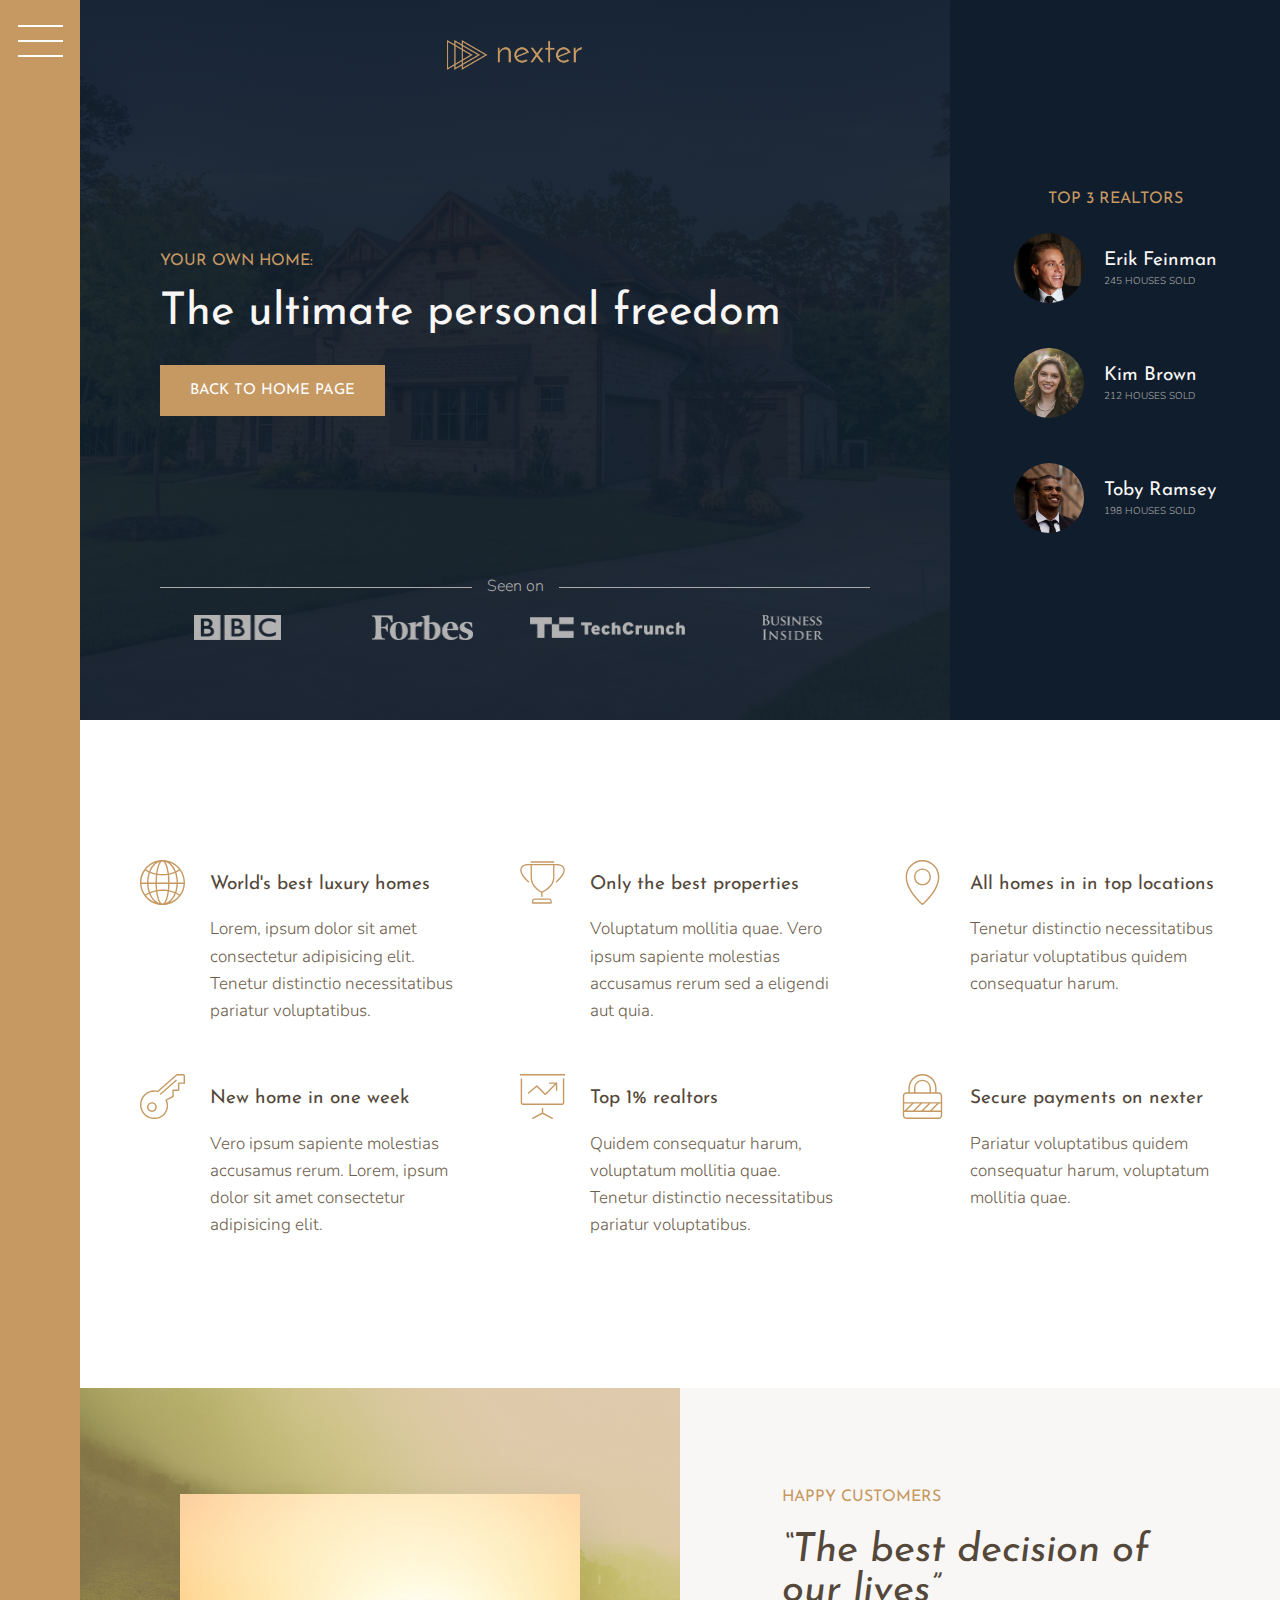
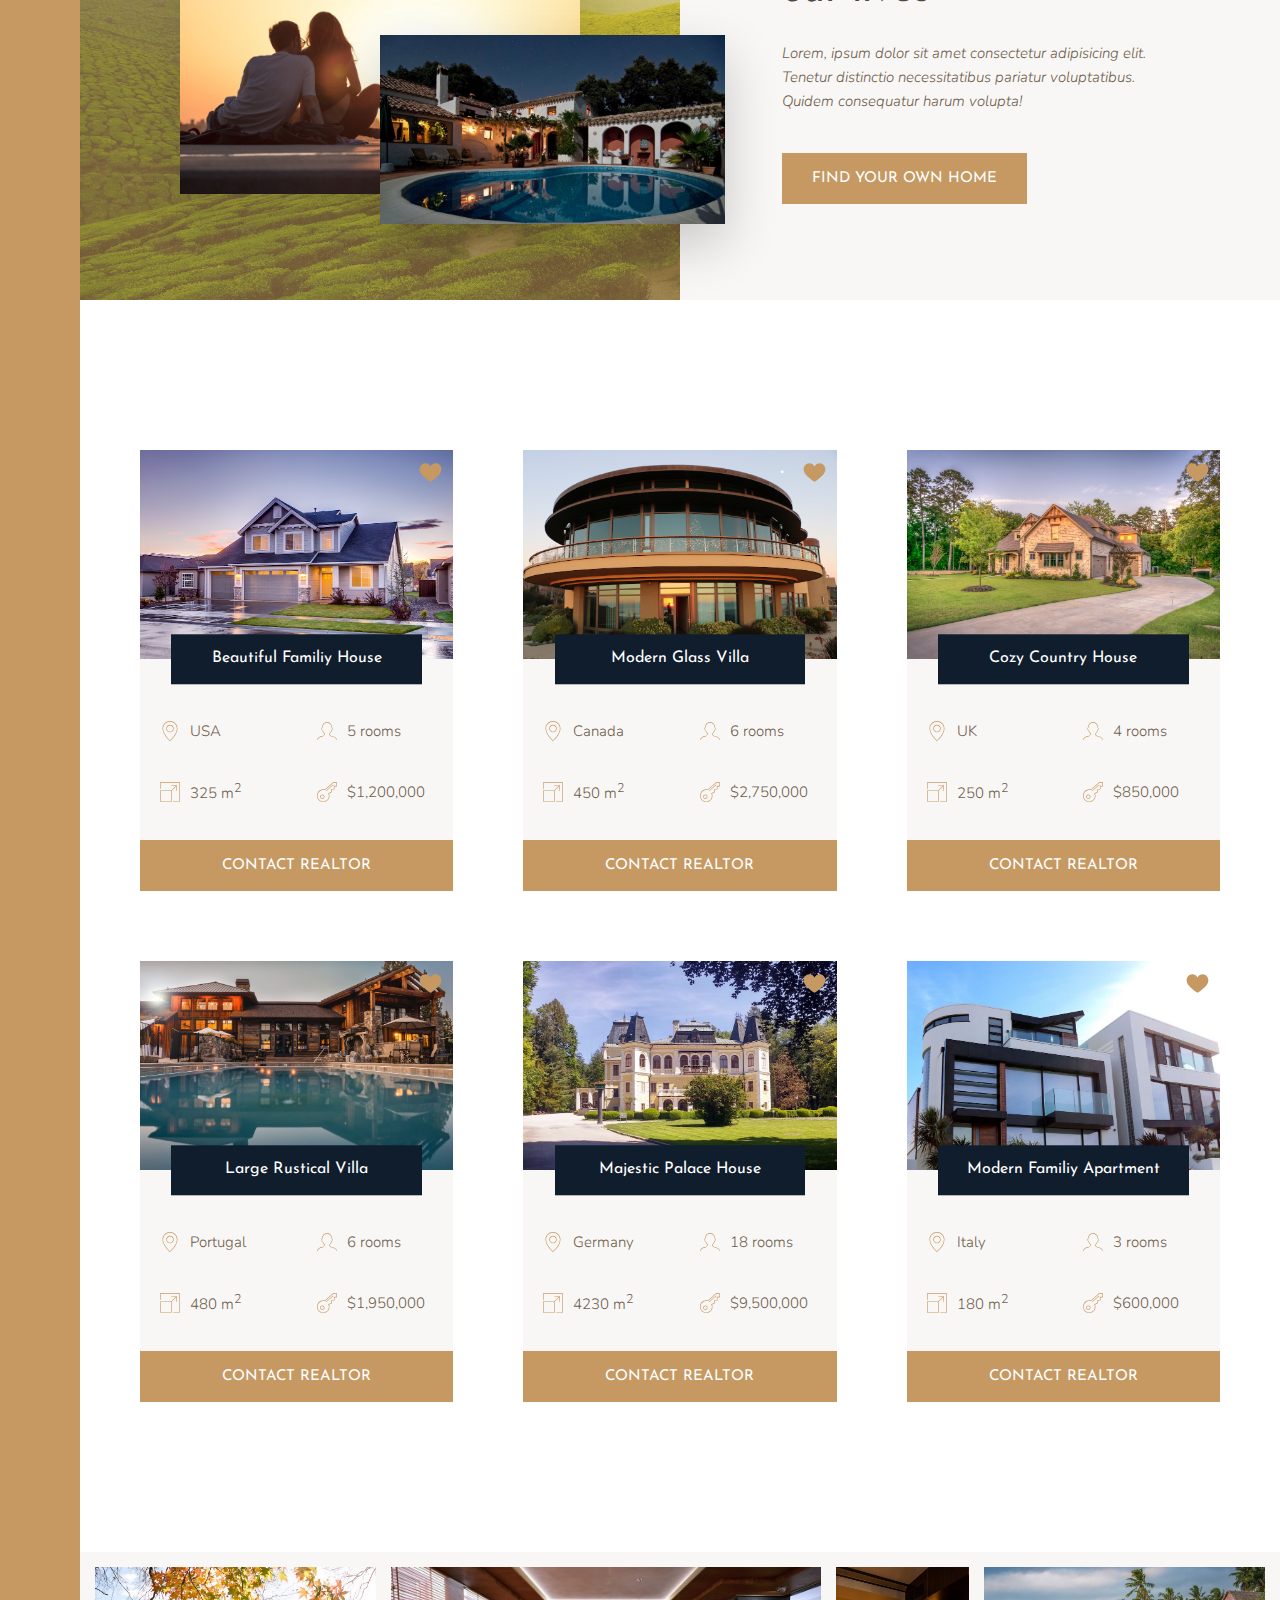
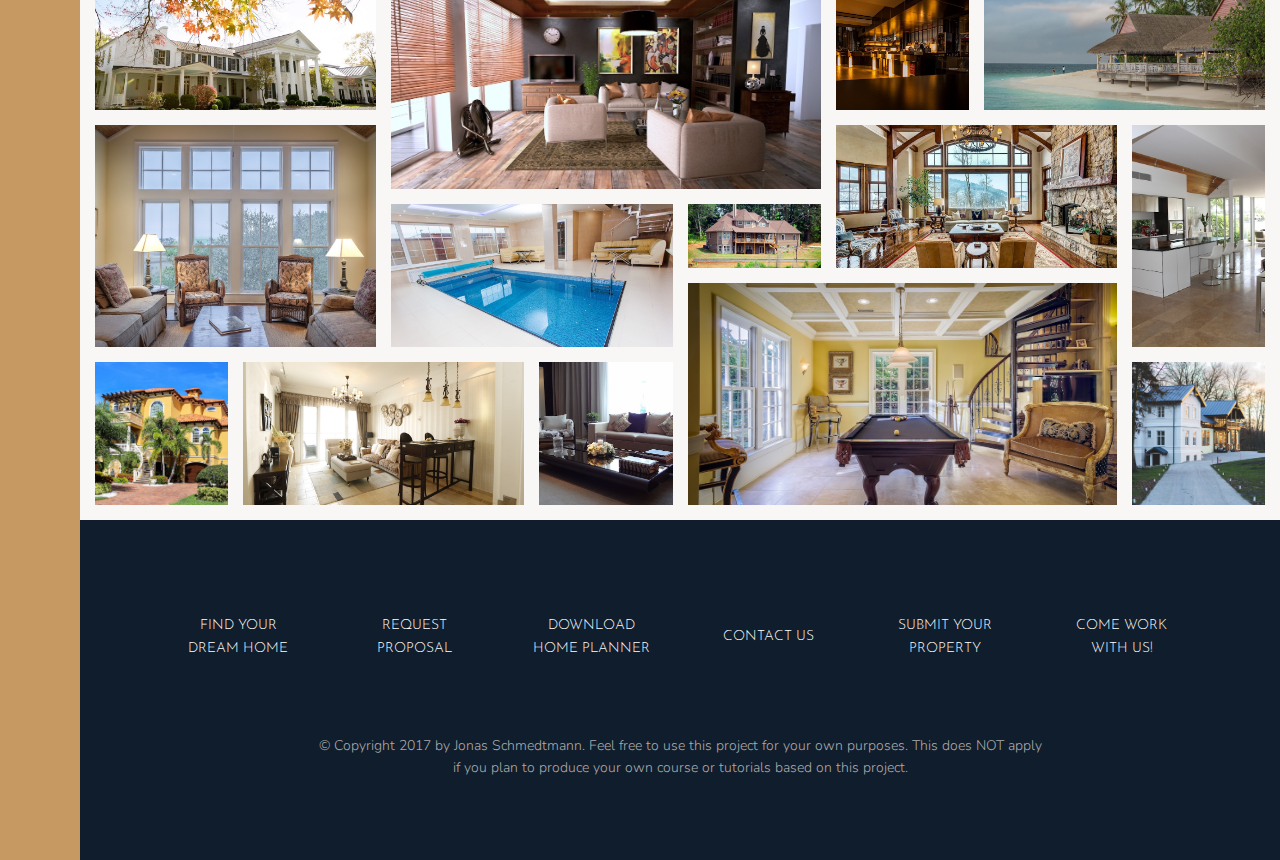
<file: About/index.html>
<!DOCTYPE html>
<html lang="en">
    <head>
        <meta charset="UTF-8">
        <meta name="viewport" content="width=device-width, initial-scale=1.0">
        <meta http-equiv="X-UA-Compatible" content="ie=edge">
        
        <link href="https://fonts.googleapis.com/css?family=Josefin+Sans:300,400,400i|Nunito:300,300i" rel="stylesheet">
        <link rel="stylesheet" href="css/style.css">
        <link rel="shortcut icon" type="image/png" href="img/favicon.png">
        
        <title>nexter &mdash; your home, your freedom</title>
    </head>
    <body class="container">
        <div class="sidebar">
            <button class="nav-btn"></button>
        </div>

        <header class="header">
            <img src="img/logo.png" alt="Nexter logo" class="header__logo">
            <h3 class="heading-3">Your own home:</h3>
            <h1 class="heading-1">The ultimate personal freedom</h1>
            <button class="btn header__btn"><a href="../index.html" class="view">Back To Home Page</a></button>
            <div class="header__seenon-text">Seen on</div>
            <div class="header__seenon-logos">
                <img src="img/logo-bbc.png" alt="Seen on logo 1">
                <img src="img/logo-forbes.png" alt="Seen on logo 2">
                <img src="img/logo-techcrunch.png" alt="Seen on logo 3">
                <img src="img/logo-bi.png" alt="Seen on logo 4">
            </div>
        </header>

        <div class="realtors">
            <h3 class="heading-3">Top 3 Realtors</h3>
            <div class="realtors__list">
                <img src="img/realtor-1.jpeg" alt="Realtor 1" class="realtors__img">
                <div class="realtors__details">
                    <h4 class="heading-4 heading-4--light">Erik Feinman</h4>
                    <p class="realtors__sold">245 houses sold</p>
                </div>

                <img src="img/realtor-2.jpeg" alt="Realtor 2" class="realtors__img">
                <div class="realtors__details">
                    <h4 class="heading-4 heading-4--light">Kim Brown</h4>
                    <p class="realtors__sold">212 houses sold</p>
                </div>

                <img src="img/realtor-3.jpeg" alt="Realtor 3" class="realtors__img">
                <div class="realtors__details">
                    <h4 class="heading-4 heading-4--light">Toby Ramsey</h4>
                    <p class="realtors__sold">198 houses sold</p>
                </div>
            </div>
        </div>

        <section class="features">
            <div class="feature">
                <svg class="feature__icon">
                    <use xlink:href="img/sprite.svg#icon-global"></use>
                </svg>
                <h4 class="heading-4 heading-4--dark">World's best luxury homes</h4>
                <p class="feature__text">Lorem, ipsum dolor sit amet consectetur adipisicing elit. Tenetur distinctio necessitatibus pariatur voluptatibus.</p>
            </div>

            <div class="feature">
                <svg class="feature__icon">
                    <use xlink:href="img/sprite.svg#icon-trophy"></use>
                </svg>
                <h4 class="heading-4 heading-4--dark">Only the best properties</h4>
                <p class="feature__text">Voluptatum mollitia quae. Vero ipsum sapiente molestias accusamus rerum sed a eligendi aut quia.</p>
            </div>

            <div class="feature">
                <svg class="feature__icon">
                    <use xlink:href="img/sprite.svg#icon-map-pin"></use>
                </svg>
                <h4 class="heading-4 heading-4--dark">All homes in in top locations</h4>
                <p class="feature__text">Tenetur distinctio necessitatibus pariatur voluptatibus quidem consequatur harum.</p>
            </div>

            <div class="feature">
                <svg class="feature__icon">
                    <use xlink:href="img/sprite.svg#icon-key"></use>
                </svg>
                <h4 class="heading-4 heading-4--dark">New home in one week</h4>
                <p class="feature__text">Vero ipsum sapiente molestias accusamus rerum. Lorem, ipsum dolor sit amet consectetur adipisicing elit.</p>
            </div>

            <div class="feature">
                <svg class="feature__icon">
                    <use xlink:href="img/sprite.svg#icon-presentation"></use>
                </svg>
                <h4 class="heading-4 heading-4--dark">Top 1% realtors</h4>
                <p class="feature__text">Quidem consequatur harum, voluptatum mollitia quae. Tenetur distinctio necessitatibus pariatur voluptatibus.</p>
            </div>

            <div class="feature">
                <svg class="feature__icon">
                    <use xlink:href="img/sprite.svg#icon-lock"></use>
                </svg>
                <h4 class="heading-4 heading-4--dark">Secure payments on nexter</h4>
                <p class="feature__text">Pariatur voluptatibus quidem consequatur harum, voluptatum mollitia quae.</p>
            </div>
        </section>

        <div class="story__pictures">
            <img src="img/story-1.jpeg" alt="Couple with new house" class="story__img--1">
            <img src="img/story-2.jpeg" alt="New house" class="story__img--2">
        </div>

        <div class="story__content">
            <h3 class="heading-3 mb-sm">Happy Customers</h3>
            <h2 class="heading-2 heading-2--dark mb-md">&ldquo;The best decision of our lives&rdquo;</h2>
            <p class="story__text">
                Lorem, ipsum dolor sit amet consectetur adipisicing elit. Tenetur distinctio necessitatibus pariatur voluptatibus. Quidem consequatur harum volupta!
            </p>
            <button class="btn">Find your own home</button>
        </div>

        <section class="homes">
            <div class="home">
                <img src="img/house-1.jpeg" alt="House 1" class="home__img">
                <svg class="home__like">
                    <use xlink:href="img/sprite.svg#icon-heart-full"></use>
                </svg>
                <h5 class="home__name">Beautiful Familiy House</h5>
                <div class="home__location">
                    <svg>
                        <use xlink:href="img/sprite.svg#icon-map-pin"></use>
                    </svg>
                    <p>USA</p>
                </div>
                <div class="home__rooms">
                    <svg>
                        <use xlink:href="img/sprite.svg#icon-profile-male"></use>
                    </svg>
                    <p>5 rooms</p>
                </div>
                <div class="home__area">
                    <svg>
                        <use xlink:href="img/sprite.svg#icon-expand"></use>
                    </svg>
                    <p>325 m<sup>2</sup></p>
                </div>
                <div class="home__price">
                    <svg>
                        <use xlink:href="img/sprite.svg#icon-key"></use>
                    </svg>
                    <p>$1,200,000</p>
                </div>
                <button class="btn home__btn">Contact realtor</button>
            </div>

            
            <div class="home">
                <img src="img/house-2.jpeg" alt="House 2" class="home__img">
                <svg class="home__like">
                    <use xlink:href="img/sprite.svg#icon-heart-full"></use>
                </svg>
                <h5 class="home__name">Modern Glass Villa</h5>
                <div class="home__location">
                    <svg>
                        <use xlink:href="img/sprite.svg#icon-map-pin"></use>
                    </svg>
                    <p>Canada</p>
                </div>
                <div class="home__rooms">
                    <svg>
                        <use xlink:href="img/sprite.svg#icon-profile-male"></use>
                    </svg>
                    <p>6 rooms</p>
                </div>
                <div class="home__area">
                    <svg>
                        <use xlink:href="img/sprite.svg#icon-expand"></use>
                    </svg>
                    <p>450 m<sup>2</sup></p>
                </div>
                <div class="home__price">
                    <svg>
                        <use xlink:href="img/sprite.svg#icon-key"></use>
                    </svg>
                    <p>$2,750,000</p>
                </div>
                <button class="btn home__btn">Contact realtor</button>
            </div>

            <div class="home">
                <img src="img/house-3.jpeg" alt="House 3" class="home__img">
                <svg class="home__like">
                    <use xlink:href="img/sprite.svg#icon-heart-full"></use>
                </svg>
                <h5 class="home__name">Cozy Country House</h5>
                <div class="home__location">
                    <svg>
                        <use xlink:href="img/sprite.svg#icon-map-pin"></use>
                    </svg>
                    <p>UK</p>
                </div>
                <div class="home__rooms">
                    <svg>
                        <use xlink:href="img/sprite.svg#icon-profile-male"></use>
                    </svg>
                    <p>4 rooms</p>
                </div>
                <div class="home__area">
                    <svg>
                        <use xlink:href="img/sprite.svg#icon-expand"></use>
                    </svg>
                    <p>250 m<sup>2</sup></p>
                </div>
                <div class="home__price">
                    <svg>
                        <use xlink:href="img/sprite.svg#icon-key"></use>
                    </svg>
                    <p>$850,000</p>
                </div>
                <button class="btn home__btn">Contact realtor</button>
            </div>

            <div class="home">
                <img src="img/house-4.jpeg" alt="House 4" class="home__img">
                <svg class="home__like">
                    <use xlink:href="img/sprite.svg#icon-heart-full"></use>
                </svg>
                <h5 class="home__name">Large Rustical Villa</h5>
                <div class="home__location">
                    <svg>
                        <use xlink:href="img/sprite.svg#icon-map-pin"></use>
                    </svg>
                    <p>Portugal</p>
                </div>
                <div class="home__rooms">
                    <svg>
                        <use xlink:href="img/sprite.svg#icon-profile-male"></use>
                    </svg>
                    <p>6 rooms</p>
                </div>
                <div class="home__area">
                    <svg>
                        <use xlink:href="img/sprite.svg#icon-expand"></use>
                    </svg>
                    <p>480 m<sup>2</sup></p>
                </div>
                <div class="home__price">
                    <svg>
                        <use xlink:href="img/sprite.svg#icon-key"></use>
                    </svg>
                    <p>$1,950,000</p>
                </div>
                <button class="btn home__btn">Contact realtor</button>
            </div>

            <div class="home">
                <img src="img/house-5.jpeg" alt="House 5" class="home__img">
                <svg class="home__like">
                    <use xlink:href="img/sprite.svg#icon-heart-full"></use>
                </svg>
                <h5 class="home__name">Majestic Palace House</h5>
                <div class="home__location">
                    <svg>
                        <use xlink:href="img/sprite.svg#icon-map-pin"></use>
                    </svg>
                    <p>Germany</p>
                </div>
                <div class="home__rooms">
                    <svg>
                        <use xlink:href="img/sprite.svg#icon-profile-male"></use>
                    </svg>
                    <p>18 rooms</p>
                </div>
                <div class="home__area">
                    <svg>
                        <use xlink:href="img/sprite.svg#icon-expand"></use>
                    </svg>
                    <p>4230 m<sup>2</sup></p>
                </div>
                <div class="home__price">
                    <svg>
                        <use xlink:href="img/sprite.svg#icon-key"></use>
                    </svg>
                    <p>$9,500,000</p>
                </div>
                <button class="btn home__btn">Contact realtor</button>
            </div>

            <div class="home">
                <img src="img/house-6.jpeg" alt="House 6" class="home__img">
                <svg class="home__like">
                    <use xlink:href="img/sprite.svg#icon-heart-full"></use>
                </svg>
                <h5 class="home__name">Modern Familiy Apartment</h5>
                <div class="home__location">
                    <svg>
                        <use xlink:href="img/sprite.svg#icon-map-pin"></use>
                    </svg>
                    <p>Italy</p>
                </div>
                <div class="home__rooms">
                    <svg>
                        <use xlink:href="img/sprite.svg#icon-profile-male"></use>
                    </svg>
                    <p>3 rooms</p>
                </div>
                <div class="home__area">
                    <svg>
                        <use xlink:href="img/sprite.svg#icon-expand"></use>
                    </svg>
                    <p>180 m<sup>2</sup></p>
                </div>
                <div class="home__price">
                    <svg>
                        <use xlink:href="img/sprite.svg#icon-key"></use>
                    </svg>
                    <p>$600,000</p>
                </div>
                <button class="btn home__btn">Contact realtor</button>
            </div>
        </section>


        <section class="gallery">
            <figure class="gallery__item gallery__item--1"><img src="img/gal-1.jpeg" alt="Gallery image 1" class="gallery__img"></figure>
            <figure class="gallery__item gallery__item--2"><img src="img/gal-2.jpeg" alt="Gallery image 2" class="gallery__img"></figure>
            <figure class="gallery__item gallery__item--3"><img src="img/gal-3.jpeg" alt="Gallery image 3" class="gallery__img"></figure>
            <figure class="gallery__item gallery__item--4"><img src="img/gal-4.jpeg" alt="Gallery image 4" class="gallery__img"></figure>
            <figure class="gallery__item gallery__item--5"><img src="img/gal-5.jpeg" alt="Gallery image 5" class="gallery__img"></figure>
            <figure class="gallery__item gallery__item--6"><img src="img/gal-6.jpeg" alt="Gallery image 6" class="gallery__img"></figure>
            <figure class="gallery__item gallery__item--7"><img src="img/gal-7.jpeg" alt="Gallery image 7" class="gallery__img"></figure>
            <figure class="gallery__item gallery__item--8"><img src="img/gal-8.jpeg" alt="Gallery image 8" class="gallery__img"></figure>
            <figure class="gallery__item gallery__item--9"><img src="img/gal-9.jpeg" alt="Gallery image 9" class="gallery__img"></figure>
            <figure class="gallery__item gallery__item--10"><img src="img/gal-10.jpeg" alt="Gallery image 10" class="gallery__img"></figure>
            <figure class="gallery__item gallery__item--11"><img src="img/gal-11.jpeg" alt="Gallery image 11" class="gallery__img"></figure>
            <figure class="gallery__item gallery__item--12"><img src="img/gal-12.jpeg" alt="Gallery image 12" class="gallery__img"></figure>
            <figure class="gallery__item gallery__item--13"><img src="img/gal-13.jpeg" alt="Gallery image 13" class="gallery__img"></figure>
            <figure class="gallery__item gallery__item--14"><img src="img/gal-14.jpeg" alt="Gallery image 14" class="gallery__img"></figure>


        </section>

        <footer class="footer">
            <ul class="nav">
                    <li class="nav__item"><a href="#" class="nav__link">Find your dream home</a></li>
                    <li class="nav__item"><a href="#" class="nav__link">Request proposal</a></li>
                    <li class="nav__item"><a href="#" class="nav__link">Download home planner</a></li>
                    <li class="nav__item"><a href="#" class="nav__link">Contact us</a></li>
                    <li class="nav__item"><a href="#" class="nav__link">Submit your property</a></li>
                    <li class="nav__item"><a href="#" class="nav__link">Come work with us!</a></li>
            </ul>
            <p class="copyright">
                &copy; Copyright 2017 by Jonas Schmedtmann. Feel free to use this project for your own purposes. This does NOT apply if you plan to produce your own course or tutorials based on this project.
            </p>
        </footer>
    </body>
</html>
</file>
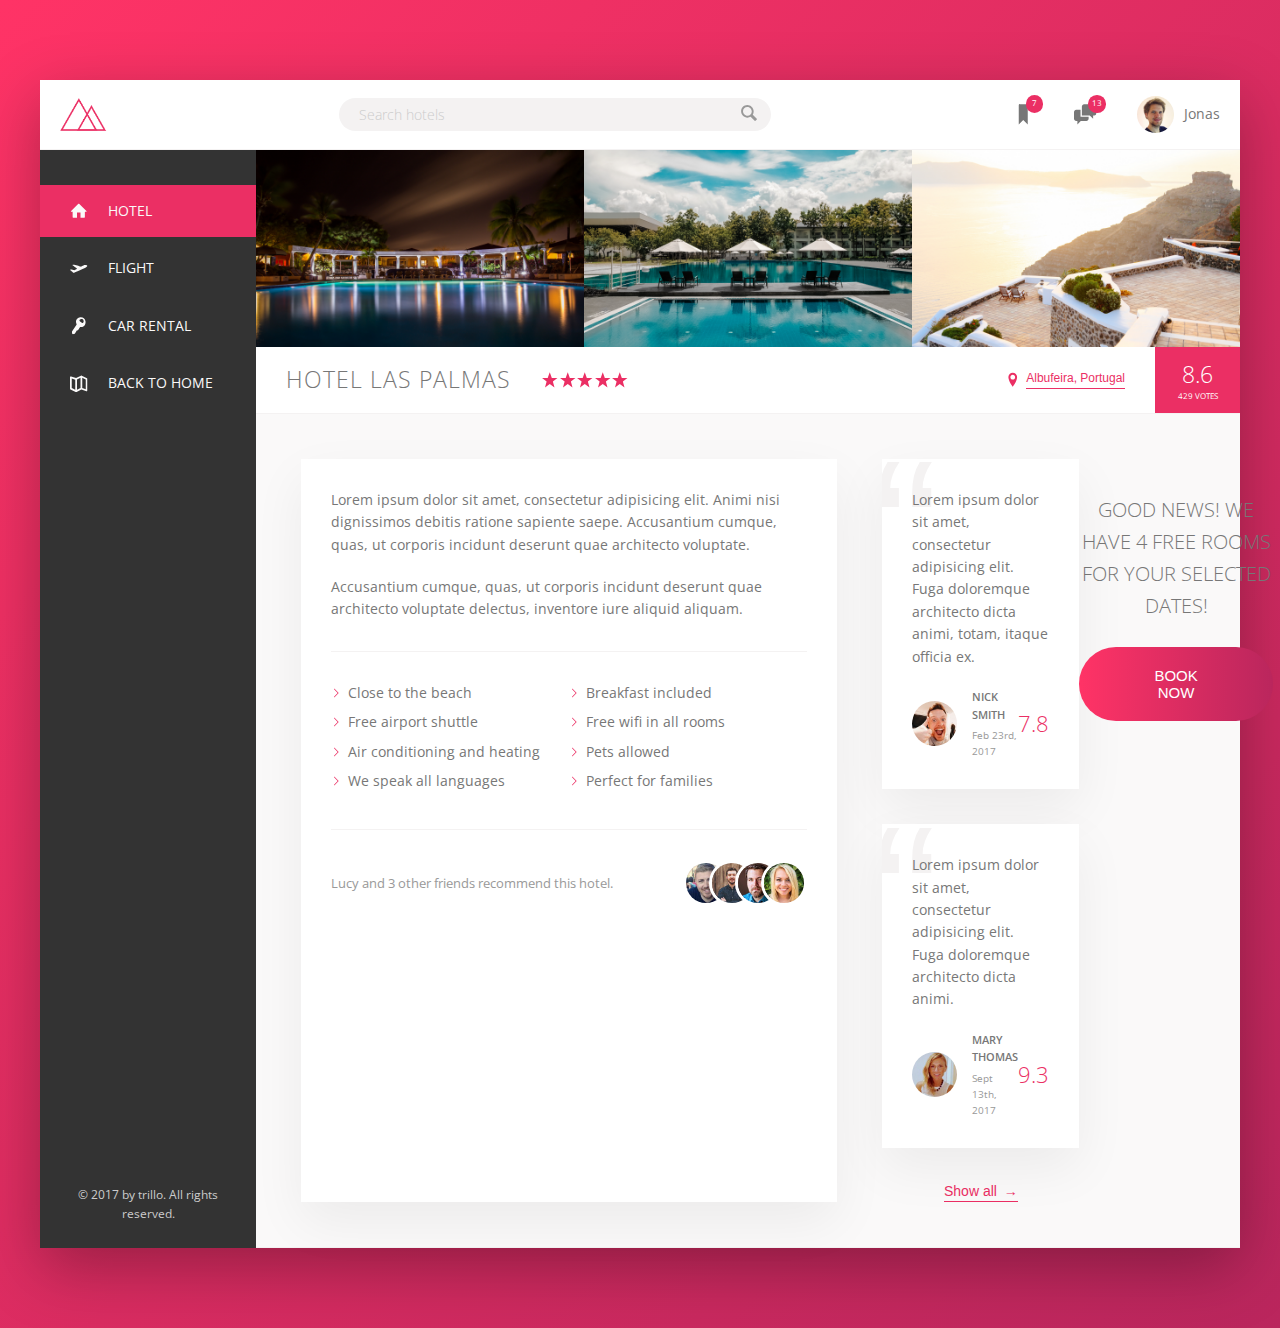
<file: Book/index.html>
<!DOCTYPE html>
<html lang="en">
    <head>
        <meta charset="UTF-8">
        <meta name="viewport" content="width=device-width, initial-scale=1.0">
        
        <link href="https://fonts.googleapis.com/css?family=Open+Sans:300,400,600" rel="stylesheet">
        <link rel="stylesheet" href="css/style.css">
        <link rel="shortcut icon" type="image/png" href="img/favicon.png">
        
        <title>trillo &mdash; Your all-in-one booking app</title>
    </head>
    <body>
        <div class="container">
            <header class="header">
                <img src="img/logo.png" alt="trillo logo" class="logo">

                <form action="#" class="search">
                    <input type="text" class="search__input" placeholder="Search hotels">
                    <button class="search__button">
                        <svg class="search__icon">
                            <use xlink:href="img/sprite.svg#icon-magnifying-glass"></use>
                        </svg>
                    </button>
                </form>

                <nav class="user-nav">
                    <div class="user-nav__icon-box">
                        <svg class="user-nav__icon">
                            <use xlink:href="img/sprite.svg#icon-bookmark"></use>
                        </svg>
                        <span class="user-nav__notification">7</span>
                    </div>
                    <div class="user-nav__icon-box">
                        <svg class="user-nav__icon">
                            <use xlink:href="img/sprite.svg#icon-chat"></use>
                        </svg>
                        <span class="user-nav__notification">13</span>
                    </div>
                    <div class="user-nav__user">
                        <img src="img/user.jpg" alt="User photo" class="user-nav__user-photo">
                        <span class="user-nav__user-name">Jonas</span>
                    </div>
                </nav>
            </header>


            <div class="content">
                <nav class="sidebar">
                    <ul class="side-nav">
                        <li class="side-nav__item side-nav__item--active">
                            <a href="#" class="side-nav__link">
                                <svg class="side-nav__icon">
                                    <use xlink:href="img/sprite.svg#icon-home"></use>
                                </svg>
                                <span>Hotel</span>
                            </a>
                        </li>
                        <li class="side-nav__item">
                            <a href="#" class="side-nav__link">
                                <svg class="side-nav__icon">
                                    <use xlink:href="img/sprite.svg#icon-aircraft-take-off"></use>
                                </svg>
                                <span>Flight</span>
                            </a>
                        </li>
                        <li class="side-nav__item">
                            <a href="#" class="side-nav__link">
                                <svg class="side-nav__icon">
                                    <use xlink:href="img/sprite.svg#icon-key"></use>
                                </svg>
                                <span>Car rental</span>
                            </a>
                        </li>
                        <li class="side-nav__item">
                            <a href="../index.html" class="side-nav__link">
                                <svg class="side-nav__icon">
                                    <use xlink:href="img/sprite.svg#icon-map"></use>
                                </svg>
                                <span>Back To Home</span>
                            </a>
                        </li>
                    </ul>

                    <div class="legal">
                        &copy; 2017 by trillo. All rights reserved.
                    </div>
                </nav>



                <main class="hotel-view">
                    <div class="gallery">
                        <figure class="gallery__item">
                            <img src="img/hotel-1.jpg" alt="Photo of hotel 1" class="gallery__photo">
                        </figure>
                        <figure class="gallery__item">
                            <img src="img/hotel-2.jpg" alt="Photo of hotel 2" class="gallery__photo">
                        </figure>
                        <figure class="gallery__item">
                            <img src="img/hotel-3.jpg" alt="Photo of hotel 3" class="gallery__photo">
                        </figure>
                    </div>

                    <div class="overview">
                        <h1 class="overview__heading">
                            Hotel Las Palmas
                        </h1>

                        <div class="overview__stars">
                            <svg class="overview__icon-star">
                                <use xlink:href="img/sprite.svg#icon-star"></use>
                            </svg>
                            <svg class="overview__icon-star">
                                <use xlink:href="img/sprite.svg#icon-star"></use>
                            </svg>
                            <svg class="overview__icon-star">
                                <use xlink:href="img/sprite.svg#icon-star"></use>
                            </svg>
                            <svg class="overview__icon-star">
                                <use xlink:href="img/sprite.svg#icon-star"></use>
                            </svg>
                            <svg class="overview__icon-star">
                                <use xlink:href="img/sprite.svg#icon-star"></use>
                            </svg>
                        </div>

                        <div class="overview__location">
                            <svg class="overview__icon-location">
                                <use xlink:href="img/sprite.svg#icon-location-pin"></use>
                            </svg>
                            <button class="btn-inline">Albufeira, Portugal</button>
                        </div>

                        <div class="overview__rating">
                            <div class="overview__rating-average">8.6</div>
                            <div class="overview__rating-count">429 votes</div>
                        </div>
                    </div>

                    <div class="detail">
                        <div class="description">
                            <p class="paragraph">
                                Lorem ipsum dolor sit amet, consectetur adipisicing elit. Animi nisi dignissimos debitis ratione sapiente saepe. Accusantium cumque, quas, ut corporis incidunt deserunt quae architecto voluptate.
                            </p>
                            <p class="paragraph">
                                Accusantium cumque, quas, ut corporis incidunt deserunt quae architecto voluptate delectus, inventore iure aliquid aliquam.
                            </p>
                            <ul class="list">
                                <li class="list__item">Close to the beach</li>
                                <li class="list__item">Breakfast included</li>
                                <li class="list__item">Free airport shuttle</li>
                                <li class="list__item">Free wifi in all rooms</li>
                                <li class="list__item">Air conditioning and heating</li>
                                <li class="list__item">Pets allowed</li>
                                <li class="list__item">We speak all languages</li>
                                <li class="list__item">Perfect for families</li>
                            </ul>
                            <div class="recommend">
                                <p class="recommend__count">
                                    Lucy and 3 other friends recommend this hotel.
                                </p>
                                <div class="recommend__friends">
                                    <img src="img/user-3.jpg" alt="Friend 1" class="recommend__photo">
                                    <img src="img/user-4.jpg" alt="Friend 2" class="recommend__photo">
                                    <img src="img/user-5.jpg" alt="Friend 3" class="recommend__photo">
                                    <img src="img/user-6.jpg" alt="Friend 4" class="recommend__photo">
                                </div>
                            </div>
                        </div>

                        <div class="user-reviews">
                            <figure class="review">
                                <blockquote class="review__text">
                                    Lorem ipsum dolor sit amet, consectetur adipisicing elit. Fuga doloremque architecto dicta animi, totam, itaque officia ex.
                                </blockquote>
                                <figcaption class="review__user">
                                    <img src="img/user-1.jpg" alt="User 1" class="review__photo">
                                    <div class="review__user-box">
                                        <p class="review__user-name">Nick Smith</p>
                                        <p class="review__user-date">Feb 23rd, 2017</p>
                                    </div>
                                    <div class="review__rating">7.8</div>
                                </figcaption>
                            </figure>

                            <figure class="review">
                                <blockquote class="review__text">
                                    Lorem ipsum dolor sit amet, consectetur adipisicing elit. Fuga doloremque architecto dicta animi.
                                </blockquote>
                                <figcaption class="review__user">
                                    <img src="img/user-2.jpg" alt="User 1" class="review__photo">
                                    <div class="review__user-box">
                                        <p class="review__user-name">Mary Thomas</p>
                                        <p class="review__user-date">Sept 13th, 2017</p>
                                    </div>
                                    <div class="review__rating">9.3</div>
                                </figcaption>
                            </figure>

                            <button class="btn-inline">Show all <span>&rarr;</span></button>
                        </div>

                        <div class="cta">
                            <h2 class="cta__book-now">
                                Good news! We have 4 free rooms for your selected dates!
                            </h2>
                            <button class="btn">
                                <span class="btn__visible">Book now</span>
                                <span class="btn__invisible">Only 4 rooms left</span>
                            </button>
                        </div>

                    </div>


                </main>
            </div>
        </div>
    </body>
</html>
</file>
<file: About/css/style.css>
*,
*::before,
*::after {
  margin: 0;
  padding: 0;
  box-sizing: inherit; }

html {
  box-sizing: border-box;
  font-size: 62.5%; }
  @media only screen and (max-width: 75em) {
    html {
      font-size: 50%; } }

body {
  font-family: "Nunito", sans-serif;
  color: #6D5D4B;
  font-weight: 300;
  line-height: 1.6; }

.container {
  display: grid;
  grid-template-rows: 80vh min-content 40vw repeat(3, min-content);
  grid-template-columns: [sidebar-start] 8rem [sidebar-end full-start] minmax(6rem, 1fr) [center-start] repeat(8, [col-start] minmax(min-content, 14rem) [col-end]) [center-end] minmax(6rem, 1fr) [full-end]; }
  @media only screen and (max-width: 62.5em) {
    .container {
      grid-template-rows: 6rem 80vh min-content 40vw repeat(3, min-content);
      grid-template-columns: [full-start] minmax(6rem, 1fr) [center-start] repeat(8, [col-start] minmax(min-content, 14rem) [col-end]) [center-end] minmax(6rem, 1fr) [full-end]; } }
  @media only screen and (max-width: 50em) {
    .container {
      grid-template-rows: 6rem calc(100vh - 6rem); } }

.heading-1, .heading-2, .heading-3, .heading-4 {
  font-family: "Josefin Sans", sans-serif;
  font-weight: 400; }

.heading-1 {
  font-size: 4.5rem;
  color: #f9f7f6;
  line-height: 1; }

.heading-2 {
  font-size: 4rem;
  font-style: italic;
  line-height: 1; }
  .heading-2--light {
    color: #f9f7f6; }
  .heading-2--dark {
    color: #54483A; }

.heading-3 {
  font-size: 1.6rem;
  color: #c69963;
  text-transform: uppercase; }

.heading-4 {
  font-size: 1.9rem; }
  .heading-4--light {
    color: #f9f7f6; }
  .heading-4--dark {
    color: #54483A; }

.btn {
  background-color: #c69963;
  color: #fff;
  border: none;
  border-radius: 0;
  font-family: "Josefin Sans", sans-serif;
  font-size: 1.5rem;
  text-transform: uppercase;
  padding: 1.8rem 3rem;
  cursor: pointer;
  transition: all .2s; }
  .btn:hover {
    background-color: #B28451; }

.view{
  text-decoration: none;
  color:white;
}

.mb-sm {
  margin-bottom: 2rem; }

.mb-md {
  margin-bottom: 3rem; }

.mb-lg {
  margin-bottom: 4rem; }

.mb-hg {
  margin-bottom: 8rem; }

.sidebar {
  background-color: #c69963;
  grid-column: sidebar-start / sidebar-end;
  grid-row: 1 / -1;
  display: flex;
  justify-content: center; }
  @media only screen and (max-width: 62.5em) {
    .sidebar {
      grid-column: 1 / -1;
      grid-row: 1 / 2;
      justify-content: flex-end;
      align-items: center; } }

.nav-btn {
  border: none;
  border-radius: 0;
  background-color: #fff;
  height: 2px;
  width: 4.5rem;
  margin-top: 4rem; }
  .nav-btn::before, .nav-btn::after {
    background-color: #fff;
    height: 2px;
    width: 4.5rem;
    content: "";
    display: block; }
  .nav-btn::before {
    transform: translateY(-1.5rem); }
  .nav-btn::after {
    transform: translateY(1.3rem); }
  @media only screen and (max-width: 62.5em) {
    .nav-btn {
      margin-top: 0;
      margin-right: 3rem; }
      .nav-btn::before {
        transform: translateY(-1.2rem); }
      .nav-btn::after {
        transform: translateY(1rem); } }

.header {
  background-color: #54483A;
  grid-column: full-start / col-end 6;
  background-image: linear-gradient(rgba(16, 29, 44, 0.93), rgba(16, 29, 44, 0.93)), url(../img/hero.jpeg);
  background-size: cover;
  background-position: center;
  padding: 8rem;
  padding-top: 4rem;
  display: grid;
  grid-template-rows: 1fr min-content minmax(6rem, min-content) 1fr;
  grid-template-columns: minmax(min-content, max-content);
  grid-row-gap: 1.5rem;
  justify-content: center; }
  @media only screen and (max-width: 50em) {
    .header {
      grid-column: 1 / -1; } }
  @media only screen and (max-width: 37.5em) {
    .header {
      padding: 5rem; } }
  .header__logo {
    height: 3rem;
    justify-self: center; }
  .header__btn {
    align-self: start;
    justify-self: start; }
  .header__seenon-text {
    display: grid;
    grid-template-columns: 1fr max-content 1fr;
    grid-column-gap: 1.5rem;
    align-items: center;
    font-size: 1.6rem;
    color: #aaa; }
    .header__seenon-text::before, .header__seenon-text::after {
      content: "";
      height: 1px;
      display: block;
      background-color: currentColor; }
  .header__seenon-logos {
    display: grid;
    grid-template-columns: repeat(4, 1fr);
    grid-column-gap: 3rem;
    justify-items: center;
    align-items: center; }
    .header__seenon-logos img {
      max-height: 2.5rem;
      max-width: 100%;
      filter: brightness(70%); }

.realtors {
  background-color: #101d2c;
  grid-column: col-start 7 / full-end;
  padding: 3rem;
  display: grid;
  align-content: center;
  justify-content: center;
  justify-items: center;
  grid-row-gap: 2rem; }
  @media only screen and (max-width: 50em) {
    .realtors {
      grid-column: 1 / -1; } }
  .realtors__list {
    display: grid;
    grid-template-columns: min-content max-content;
    grid-column-gap: 2rem;
    grid-row-gap: 5vh;
    align-items: center; }
    @media only screen and (max-width: 50em) {
      .realtors__list {
        grid-template-columns: repeat(3, min-content max-content); } }
    @media only screen and (max-width: 37.5em) {
      .realtors__list {
        grid-template-columns: min-content max-content; } }
  .realtors__img {
    width: 7rem;
    border-radius: 50%;
    display: block; }
  .realtors__sold {
    text-transform: uppercase;
    color: #aaa;
    margin-top: -3px; }

.features {
  grid-column: center-start / center-end;
  margin: 15rem 0; }
  @supports (display: grid) {
    .features {
      display: grid;
      grid-template-columns: repeat(auto-fit, minmax(25rem, 1fr));
      grid-gap: 6rem;
      align-items: start; } }

.feature {
  float: left;
  width: 33.3333%;
  margin-bottom: 6rem;
  display: grid;
  grid-template-columns: min-content 1fr;
  grid-row-gap: 1.5rem;
  grid-column-gap: 2.5rem; }
  @supports (display: grid) {
    .feature {
      width: auto;
      margin-bottom: 0; } }
  .feature__icon {
    fill: #c69963;
    width: 4.5rem;
    height: 4.5rem;
    grid-row: 1 / span 2;
    transform: translateY(-1rem); }
  .feature__text {
    font-size: 1.7rem; }

.story__pictures {
  background-color: #c69963;
  grid-column: full-start / col-end 4;
  background-image: linear-gradient(rgba(198, 153, 99, 0.5), rgba(198, 153, 99, 0.5)), url(../img/back.jpg);
  background-size: cover;
  display: grid;
  grid-template-rows: repeat(6, 1fr);
  grid-template-columns: repeat(6, 1fr);
  align-items: center; }
  @media only screen and (max-width: 50em) {
    .story__pictures {
      grid-column: 1 / -1;
      padding: 6rem; } }

.story__img--1 {
  width: 100%;
  grid-row: 2 / 6;
  grid-column: 2 / 6;
  box-shadow: 0 2rem 5rem rgba(0, 0, 0, 0.1); }
  @media only screen and (max-width: 50em) {
    .story__img--1 {
      grid-column: 1 / 5;
      grid-row: 1 / -1; } }

.story__img--2 {
  width: 115%;
  grid-row: 4 / 6;
  grid-column: 4 / 7;
  z-index: 20;
  box-shadow: 0 2rem 5rem rgba(0, 0, 0, 0.2); }
  @media only screen and (max-width: 50em) {
    .story__img--2 {
      grid-row: 1 / -1;
      width: 100%; } }

.story__content {
  background-color: #f9f7f6;
  grid-column: col-start 5 / full-end;
  padding: 6rem 8vw;
  /*
        display: flex;
        flex-direction: column;
        justify-content: center;
        align-items: flex-start;
        */
  display: grid;
  align-content: center;
  justify-items: start; }
  @media only screen and (max-width: 50em) {
    .story__content {
      grid-column: 1 / -1;
      grid-row: 5 / 6; } }

.story__text {
  font-size: 1.5rem;
  font-style: italic;
  margin-bottom: 4rem; }

.homes {
  grid-column: center-start / center-end;
  margin: 15rem 0;
  display: grid;
  grid-template-columns: repeat(auto-fit, minmax(25rem, 1fr));
  grid-gap: 7rem; }

.home {
  background-color: #f9f7f6;
  display: grid;
  grid-template-columns: repeat(2, 1fr);
  grid-row-gap: 3.5rem; }
  .home__img {
    width: 100%;
    grid-row: 1 / 2;
    grid-column: 1 / -1;
    z-index: 1; }
  .home__like {
    grid-row: 1 / 2;
    grid-column: 2 / 3;
    fill: #c69963;
    height: 2.5rem;
    width: 2.5rem;
    z-index: 2;
    justify-self: end;
    margin: 1rem; }
  .home__name {
    grid-row: 1 / 2;
    grid-column: 1 / -1;
    justify-self: center;
    align-self: end;
    z-index: 3;
    width: 80%;
    font-family: "Josefin Sans", sans-serif;
    font-size: 1.6rem;
    text-align: center;
    padding: 1.25rem;
    background-color: #101d2c;
    color: #fff;
    font-weight: 400;
    transform: translateY(50%); }
  .home__location, .home__rooms {
    margin-top: 2.5rem; }
  .home__location, .home__rooms, .home__area, .home__price {
    font-size: 1.5rem;
    margin-left: 2rem;
    display: flex;
    align-items: center; }
    .home__location svg, .home__rooms svg, .home__area svg, .home__price svg {
      fill: #c69963;
      height: 2rem;
      width: 2rem;
      margin-right: 1rem; }
  .home__btn {
    grid-column: 1 / -1; }

.gallery {
  background-color: #f9f7f6;
  grid-column: full-start / full-end;
  display: grid;
  /*grid-template-columns: repeat(8, 1fr);
    grid-template-rows: repeat(7, 5vw);*/
  grid-template: repeat(7, 5vw)/repeat(8, 1fr);
  grid-gap: 1.5rem;
  padding: 1.5rem; }
  .gallery__item--1 {
    grid-row: 1 / span 2;
    grid-column: 1 / span 2; }
  .gallery__item--2 {
    grid-row: 1 / span 3;
    grid-column: 3 / span 3; }
  .gallery__item--3 {
    grid-row: 1 / span 2;
    grid-column: 6 / 7; }
  .gallery__item--4 {
    grid-row: 1 / span 2;
    grid-column: 7 / -1; }
  .gallery__item--5 {
    grid-row: 3 / span 3;
    grid-column: 1 / span 2; }
  .gallery__item--6 {
    grid-row: 4 / span 2;
    grid-column: 3 / span 2; }
  .gallery__item--7 {
    grid-row: 4 / 5;
    grid-column: 5 / 6; }
  .gallery__item--8 {
    grid-row: 3 / span 2;
    grid-column: 6 / span 2; }
  .gallery__item--9 {
    grid-row: 3 / span 3;
    grid-column: 8 / -1; }
  .gallery__item--10 {
    grid-row: 6 / span 2;
    grid-column: 1 / 2; }
  .gallery__item--11 {
    grid-row: 6 / span 2;
    grid-column: 2 / span 2; }
  .gallery__item--12 {
    grid-row: 6 / span 2;
    grid-column: 4 / 5; }
  .gallery__item--13 {
    grid-row: 5 / span 3;
    grid-column: 5 / span 3; }
  .gallery__item--14 {
    grid-row: 6 / span 2;
    grid-column: 8 / -1; }
  .gallery__img {
    width: 100%;
    height: 100%;
    object-fit: cover;
    display: block; }

.footer {
  background-color: #101d2c;
  grid-column: full-start / full-end;
  padding: 8rem; }

.nav {
  list-style: none;
  display: grid;
  grid-template-columns: repeat(auto-fit, minmax(15rem, 1fr));
  grid-gap: 2rem;
  align-items: center; }
  .nav__link:link, .nav__link:visited {
    font-size: 1.4rem;
    color: #fff;
    text-decoration: none;
    font-family: "Josefin Sans", sans-serif;
    text-transform: uppercase;
    text-align: center;
    padding: 1.5rem;
    display: block;
    transition: all .2s; }
  .nav__link:hover, .nav__link:active {
    background-color: rgba(255, 255, 255, 0.05);
    transform: translateY(-3px); }

.copyright {
  font-size: 1.4rem;
  color: #aaa;
  margin-top: 6rem;
  margin-right: auto;
  margin-left: auto;
  text-align: center;
  width: 70%; }
</file>
<file: Book/css/style.css>
:root{--color-primary:#eb2f64;--color-primary-light:#FF3366;--color-primary-dark:#BA265D;--color-grey-light-1:#faf9f9;--color-grey-light-2:#f4f2f2;--color-grey-light-3:#f0eeee;--color-grey-light-4:#ccc;--color-grey-dark-1:#333;--color-grey-dark-2:#777;--color-grey-dark-3:#999;--shadow-dark:0 2rem 6rem rgba(0,0,0,0.3);--shadow-light:0 2rem 5rem rgba(0,0,0,0.06);--line:1px solid var(--color-grey-light-2)}*{margin:0;padding:0}*,*::before,*::after{-webkit-box-sizing:inherit;box-sizing:inherit}html{-webkit-box-sizing:border-box;box-sizing:border-box;font-size:62.5%}@media only screen and (max-width: 68.75em){html{font-size:50%}}body{font-family:'Open Sans', sans-serif;font-weight:400;line-height:1.6;color:var(--color-grey-dark-2);background-image:-webkit-gradient(linear, left top, right bottom, from(var(--color-primary-light)), to(var(--color-primary-dark)));background-image:linear-gradient(to right bottom, var(--color-primary-light), var(--color-primary-dark));background-size:cover;background-repeat:no-repeat;min-height:100vh}.container{max-width:120rem;margin:8rem auto;background-color:var(--color-grey-light-1);-webkit-box-shadow:var(--shadow-dark);box-shadow:var(--shadow-dark);min-height:50rem}@media only screen and (max-width: 75em){.container{margin:0;max-width:100%;width:100%}}.header{font-size:1.4rem;height:7rem;background-color:#fff;border-bottom:var(--line);display:-webkit-box;display:-ms-flexbox;display:flex;-webkit-box-pack:justify;-ms-flex-pack:justify;justify-content:space-between;-webkit-box-align:center;-ms-flex-align:center;align-items:center}@media only screen and (max-width: 31.25em){.header{-ms-flex-wrap:wrap;flex-wrap:wrap;-ms-flex-line-pack:distribute;align-content:space-around;height:11rem}}.content{display:-webkit-box;display:-ms-flexbox;display:flex}@media only screen and (max-width: 56.25em){.content{-webkit-box-orient:vertical;-webkit-box-direction:normal;-ms-flex-direction:column;flex-direction:column}}.sidebar{background-color:var(--color-grey-dark-1);-webkit-box-flex:0;-ms-flex:0 0 18%;flex:0 0 18%;display:-webkit-box;display:-ms-flexbox;display:flex;-webkit-box-orient:vertical;-webkit-box-direction:normal;-ms-flex-direction:column;flex-direction:column;-webkit-box-pack:justify;-ms-flex-pack:justify;justify-content:space-between}.hotel-view{background-color:#fff;-webkit-box-flex:1;-ms-flex:1;flex:1}.detail{font-size:1.4rem;display:-webkit-box;display:-ms-flexbox;display:flex;padding:4.5rem;background-color:var(--color-grey-light-1);border-bottom:var(--line)}@media only screen and (max-width: 56.25em){.detail{padding:3rem}}@media only screen and (max-width: 37.5em){.detail{-webkit-box-orient:vertical;-webkit-box-direction:normal;-ms-flex-direction:column;flex-direction:column}}.description{background-color:#fff;-webkit-box-shadow:var(--shadow-light);box-shadow:var(--shadow-light);padding:3rem;-webkit-box-flex:0;-ms-flex:0 0 60%;flex:0 0 60%;margin-right:4.5rem}@media only screen and (max-width: 56.25em){.description{padding:2rem;margin-right:3rem}}@media only screen and (max-width: 37.5em){.description{margin-right:0;margin-bottom:3rem}}.user-reviews{-webkit-box-flex:1;-ms-flex:1;flex:1;display:-webkit-box;display:-ms-flexbox;display:flex;-webkit-box-orient:vertical;-webkit-box-direction:normal;-ms-flex-direction:column;flex-direction:column;-webkit-box-align:center;-ms-flex-align:center;align-items:center}.logo{height:3.25rem;margin-left:2rem}.search{-webkit-box-flex:0;-ms-flex:0 0 40%;flex:0 0 40%;display:-webkit-box;display:-ms-flexbox;display:flex;-webkit-box-align:center;-ms-flex-align:center;align-items:center;-webkit-box-pack:center;-ms-flex-pack:center;justify-content:center}@media only screen and (max-width: 31.25em){.search{-webkit-box-ordinal-group:2;-ms-flex-order:1;order:1;-webkit-box-flex:0;-ms-flex:0 0 100%;flex:0 0 100%;background-color:var(--color-grey-light-2)}}.search__input{font-family:inherit;font-size:inherit;color:inherit;background-color:var(--color-grey-light-2);border:none;padding:.7rem 2rem;border-radius:100px;width:90%;-webkit-transition:all .2s;transition:all .2s;margin-right:-3.25rem}.search__input:focus{outline:none;width:100%;background-color:var(--color-grey-light-3)}.search__input::-webkit-input-placeholder{font-weight:100;color:var(--color-grey-light-4)}.search__input:focus+.search__button{background-color:var(--color-grey-light-3)}.search__button{border:none;background-color:var(--color-grey-light-2)}.search__button:focus{outline:none}.search__button:active{-webkit-transform:translateY(2px);transform:translateY(2px)}.search__icon{height:2rem;width:2rem;fill:var(--color-grey-dark-3)}.user-nav{-ms-flex-item-align:stretch;align-self:stretch;display:-webkit-box;display:-ms-flexbox;display:flex;-webkit-box-align:center;-ms-flex-align:center;align-items:center}.user-nav>*{padding:0 2rem;cursor:pointer;height:100%;display:-webkit-box;display:-ms-flexbox;display:flex;-webkit-box-align:center;-ms-flex-align:center;align-items:center}.user-nav>*:hover{background-color:var(--color-grey-light-2)}.user-nav__icon-box{position:relative}.user-nav__icon{height:2.25rem;width:2.25rem;fill:var(--color-grey-dark-2)}.user-nav__notification{font-size:.8rem;height:1.75rem;width:1.75rem;border-radius:50%;background-color:var(--color-primary);color:#fff;position:absolute;top:1.5rem;right:1.1rem;display:-webkit-box;display:-ms-flexbox;display:flex;-webkit-box-pack:center;-ms-flex-pack:center;justify-content:center;-webkit-box-align:center;-ms-flex-align:center;align-items:center}.user-nav__user-photo{height:3.75rem;border-radius:50%;margin-right:1rem}.side-nav{font-size:1.4rem;list-style:none;margin-top:3.5rem}@media only screen and (max-width: 56.25em){.side-nav{display:-webkit-box;display:-ms-flexbox;display:flex;margin:0}}.side-nav__item{position:relative}.side-nav__item:not(:last-child){margin-bottom:.5rem}@media only screen and (max-width: 56.25em){.side-nav__item:not(:last-child){margin:0}}@media only screen and (max-width: 56.25em){.side-nav__item{-webkit-box-flex:1;-ms-flex:1;flex:1}}.side-nav__item::before{content:"";position:absolute;top:0;left:0;height:100%;width:3px;background-color:var(--color-primary);-webkit-transform:scaleY(0);transform:scaleY(0);-webkit-transition:width 0.4s cubic-bezier(1, 0, 0, 1) 0.2s,background-color 0.1s,-webkit-transform 0.2s;transition:width 0.4s cubic-bezier(1, 0, 0, 1) 0.2s,background-color 0.1s,-webkit-transform 0.2s;transition:transform 0.2s,width 0.4s cubic-bezier(1, 0, 0, 1) 0.2s,background-color 0.1s;transition:transform 0.2s,width 0.4s cubic-bezier(1, 0, 0, 1) 0.2s,background-color 0.1s,-webkit-transform 0.2s}.side-nav__item:hover::before,.side-nav__item--active::before{-webkit-transform:scaleY(1);transform:scaleY(1);width:100%}.side-nav__item:active::before{background-color:var(--color-primary-light)}.side-nav__link:link,.side-nav__link:visited{color:var(--color-grey-light-1);text-decoration:none;text-transform:uppercase;display:block;padding:1.5rem 3rem;position:relative;z-index:10;display:-webkit-box;display:-ms-flexbox;display:flex;-webkit-box-align:center;-ms-flex-align:center;align-items:center}@media only screen and (max-width: 56.25em){.side-nav__link:link,.side-nav__link:visited{-webkit-box-pack:center;-ms-flex-pack:center;justify-content:center;padding:2rem}}@media only screen and (max-width: 37.5em){.side-nav__link:link,.side-nav__link:visited{-webkit-box-orient:vertical;-webkit-box-direction:normal;-ms-flex-direction:column;flex-direction:column;padding:1.5rem .5rem}}.side-nav__icon{width:1.75rem;height:1.75rem;margin-right:2rem;fill:currentColor}@media only screen and (max-width: 37.5em){.side-nav__icon{margin-right:0;margin-bottom:.7rem;width:1.5rem;height:1.5rem}}.legal{font-size:1.2rem;color:var(--color-grey-light-4);text-align:center;padding:2.5rem}@media only screen and (max-width: 56.25em){.legal{display:none}}.gallery{display:-webkit-box;display:-ms-flexbox;display:flex}.gallery__photo{width:100%;display:block}.overview{display:-webkit-box;display:-ms-flexbox;display:flex;-webkit-box-align:center;-ms-flex-align:center;align-items:center;border-bottom:var(--line)}.overview__heading{font-size:2.25rem;font-weight:300;text-transform:uppercase;letter-spacing:1px;padding:1.5rem 3rem}@media only screen and (max-width: 37.5em){.overview__heading{font-size:1.8rem;padding:1.25rem 2rem}}.overview__stars{margin-right:auto;display:-webkit-box;display:-ms-flexbox;display:flex}.overview__icon-star,.overview__icon-location{width:1.75rem;height:1.75rem;fill:var(--color-primary)}.overview__location{font-size:1.2rem;display:-webkit-box;display:-ms-flexbox;display:flex;vertical-align:center}.overview__icon-location{margin-right:.5rem}.overview__rating{background-color:var(--color-primary);color:#fff;margin-left:3rem;padding:0 2.25rem;-ms-flex-item-align:stretch;align-self:stretch;display:-webkit-box;display:-ms-flexbox;display:flex;-webkit-box-orient:vertical;-webkit-box-direction:normal;-ms-flex-direction:column;flex-direction:column;-webkit-box-align:center;-ms-flex-align:center;align-items:center;-webkit-box-pack:center;-ms-flex-pack:center;justify-content:center}@media only screen and (max-width: 37.5em){.overview__rating{padding:0 1.5rem}}.overview__rating-average{font-size:2.25rem;font-weight:300;margin-bottom:-3px}@media only screen and (max-width: 37.5em){.overview__rating-average{font-size:1.8rem}}.overview__rating-count{font-size:.8rem;text-transform:uppercase}@media only screen and (max-width: 37.5em){.overview__rating-count{font-size:.5rem}}.btn-inline{border:none;color:var(--color-primary);font-size:inherit;border-bottom:1px solid currentColor;padding-bottom:2px;display:inline-block;background-color:transparent;cursor:pointer;-webkit-transition:all .2s;transition:all .2s}.btn-inline span{margin-left:3px;-webkit-transition:margin-left .2s;transition:margin-left .2s}.btn-inline:hover{color:var(--color-grey-dark-1)}.btn-inline:hover span{margin-left:8px}.btn-inline:focus{outline:none;-webkit-animation:pulsate 1s infinite;animation:pulsate 1s infinite}@-webkit-keyframes pulsate{0%{-webkit-transform:scale(1);transform:scale(1);-webkit-box-shadow:none;box-shadow:none}50%{-webkit-transform:scale(1.05);transform:scale(1.05);-webkit-box-shadow:0 1rem 4rem rgba(0,0,0,0.25);box-shadow:0 1rem 4rem rgba(0,0,0,0.25)}100%{-webkit-transform:scale(1);transform:scale(1);-webkit-box-shadow:none;box-shadow:none}}@keyframes pulsate{0%{-webkit-transform:scale(1);transform:scale(1);-webkit-box-shadow:none;box-shadow:none}50%{-webkit-transform:scale(1.05);transform:scale(1.05);-webkit-box-shadow:0 1rem 4rem rgba(0,0,0,0.25);box-shadow:0 1rem 4rem rgba(0,0,0,0.25)}100%{-webkit-transform:scale(1);transform:scale(1);-webkit-box-shadow:none;box-shadow:none}}.paragraph:not(:last-of-type){margin-bottom:2rem}.list{list-style:none;margin:3rem 0;padding:3rem 0;border-top:var(--line);border-bottom:var(--line);display:-webkit-box;display:-ms-flexbox;display:flex;-ms-flex-wrap:wrap;flex-wrap:wrap}.list__item{-webkit-box-flex:0;-ms-flex:0 0 50%;flex:0 0 50%;margin-bottom:.7rem}.list__item::before{content:"";display:inline-block;height:1rem;width:1rem;margin-right:.7rem;background-image:url(../img/chevron-thin-right.svg);background-size:cover}@supports (-webkit-mask-image: url()) or (mask-image: url()){.list__item::before{background-color:var(--color-primary);-webkit-mask-image:url(../img/chevron-thin-right.svg);-webkit-mask-size:cover;mask-image:url(../img/chevron-thin-right.svg);mask-size:cover;background-image:none}}.recommend{font-size:1.3rem;color:var(--color-grey-dark-3);display:-webkit-box;display:-ms-flexbox;display:flex;-webkit-box-align:center;-ms-flex-align:center;align-items:center}.recommend__count{margin-right:auto}.recommend__friends{display:-webkit-box;display:-ms-flexbox;display:flex}.recommend__photo{-webkit-box-sizing:content-box;box-sizing:content-box;height:4rem;width:4rem;border-radius:50%;border:3px solid #fff}.recommend__photo:not(:last-child){margin-right:-2rem}.review{background-color:#fff;-webkit-box-shadow:var(--shadow-light);box-shadow:var(--shadow-light);padding:3rem;margin-bottom:3.5rem;position:relative;overflow:hidden}@media only screen and (max-width: 56.25em){.review{padding:2rem;margin-bottom:3rem}}.review__text{margin-bottom:2rem;z-index:10;position:relative}.review__user{display:-webkit-box;display:-ms-flexbox;display:flex;-webkit-box-align:center;-ms-flex-align:center;align-items:center}.review__photo{height:4.5rem;width:4.5rem;border-radius:50%;margin-right:1.5rem}.review__user-box{margin-right:auto}.review__user-name{font-size:1.1rem;font-weight:600;text-transform:uppercase;margin-bottom:.4rem}.review__user-date{font-size:1rem;color:var(--color-grey-dark-3)}.review__rating{color:var(--color-primary);font-size:2.2rem;font-weight:300}.review::before{content:"\201C";position:absolute;top:-2.75rem;left:-1rem;line-height:1;font-size:20rem;color:var(--color-grey-light-2);font-family:sans-serif;z-index:1}.cta{padding:3.5rem 0;text-align:center}@media only screen and (max-width: 56.25em){.cta{padding:2.5rem 0}}.cta__book-now{font-size:2rem;font-weight:300;text-transform:uppercase;margin-bottom:2.5rem}.btn{font-size:1.5rem;font-weight:300;text-transform:uppercase;border-radius:100px;border:none;background-image:-webkit-gradient(linear, left top, right top, from(var(--color-primary-light)), to(var(--color-primary-dark)));background-image:linear-gradient(to right, var(--color-primary-light), var(--color-primary-dark));color:#fff;position:relative;overflow:hidden;cursor:pointer}.btn>*{display:inline-block;height:100%;width:100%;-webkit-transition:all .2s;transition:all .2s}.btn__visible{padding:2rem 7.5rem}.btn__invisible{position:absolute;padding:2rem 0;left:0;top:-100%}.btn:hover{background-image:-webkit-gradient(linear, right top, left top, from(var(--color-primary-light)), to(var(--color-primary-dark)));background-image:linear-gradient(to left, var(--color-primary-light), var(--color-primary-dark))}.btn:hover .btn__visible{-webkit-transform:translateY(100%);transform:translateY(100%)}.btn:hover .btn__invisible{top:0}.btn:focus{outline:none;-webkit-animation:pulsate 1s infinite;animation:pulsate 1s infinite}
</file>
